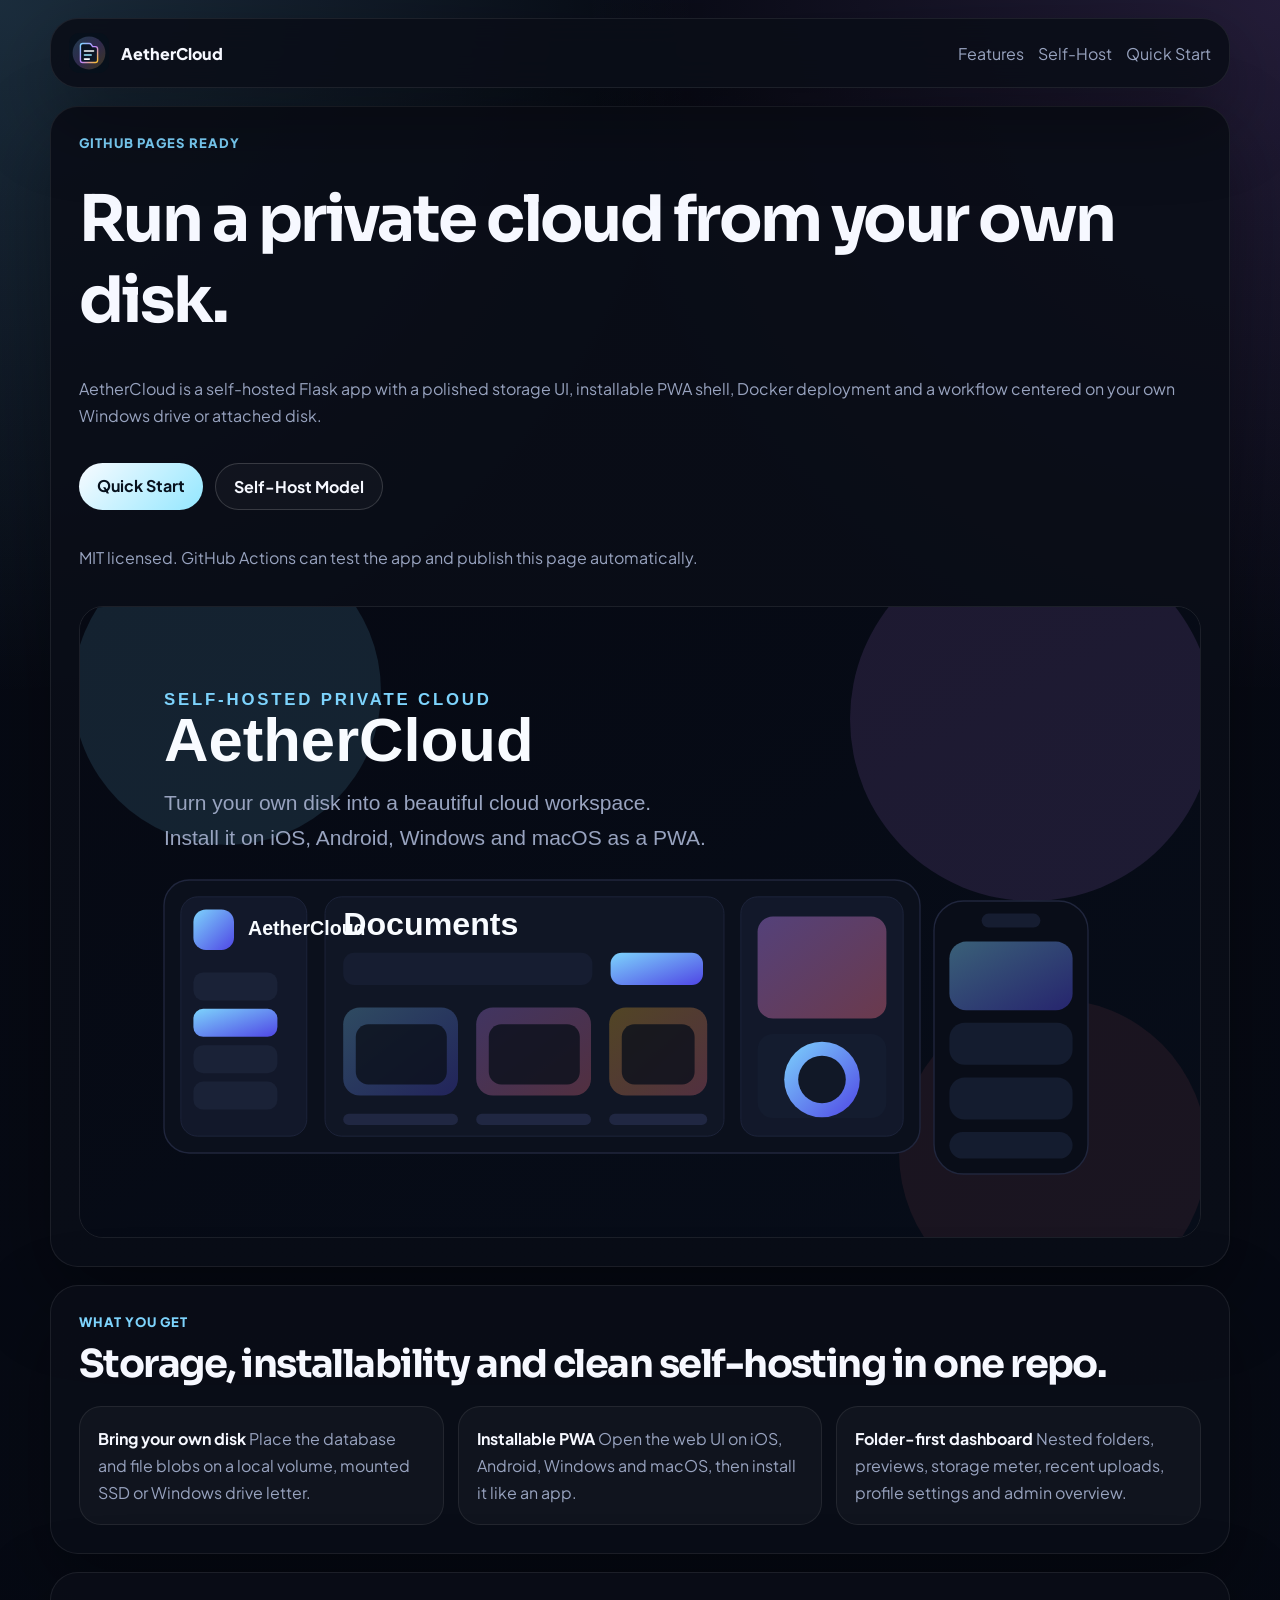
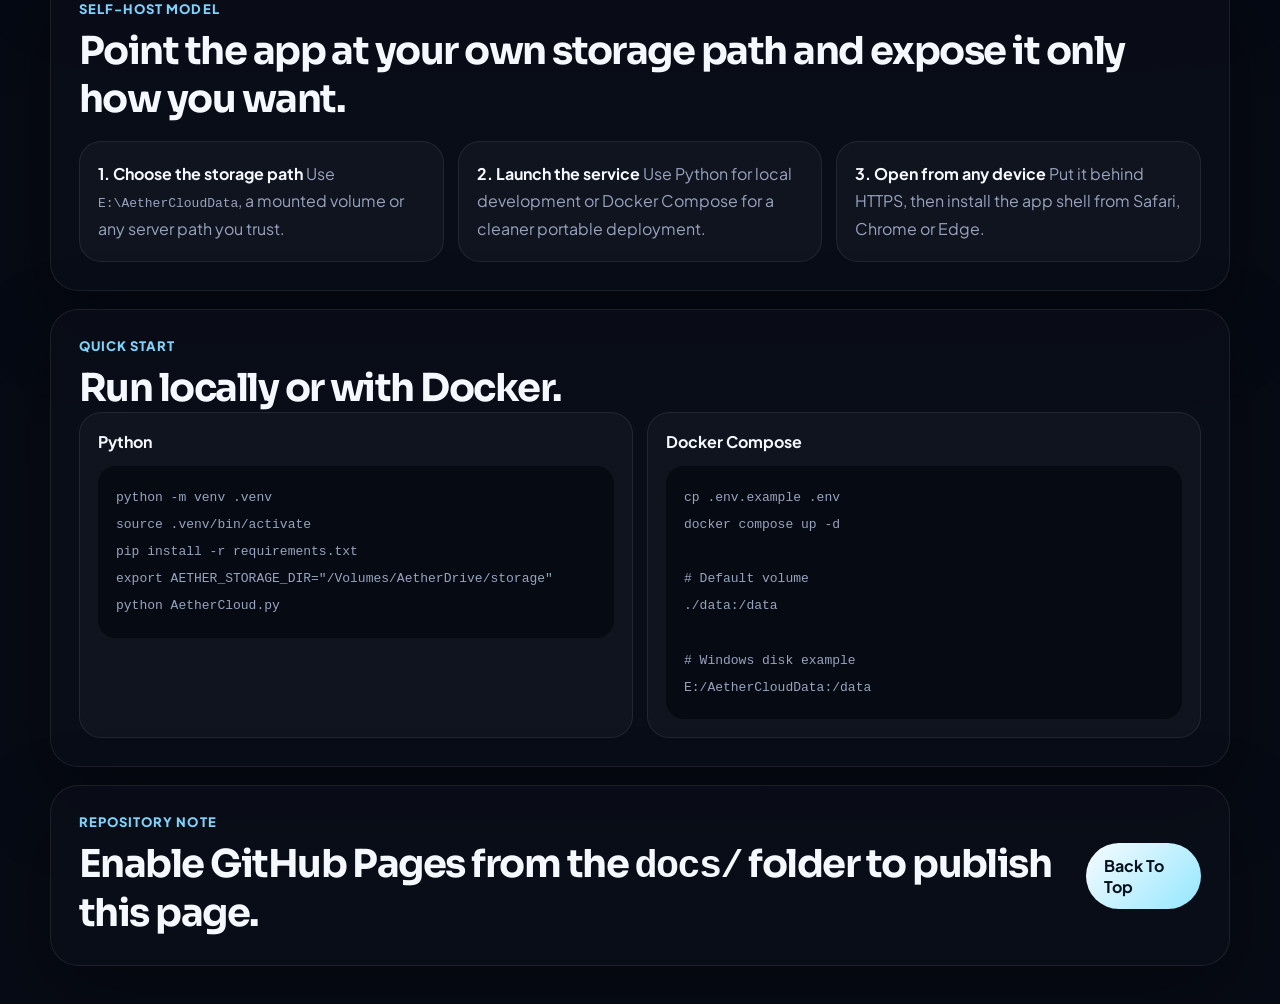
<file: docs/index.html>
<!DOCTYPE html>
<html lang="en">
<head>
    <meta charset="UTF-8">
    <meta name="viewport" content="width=device-width, initial-scale=1.0">
    <title>AetherCloud</title>
    <link rel="icon" href="./icon.svg" type="image/svg+xml">
    <link rel="stylesheet" href="./styles.css">
    <link rel="preconnect" href="https://fonts.googleapis.com">
    <link rel="preconnect" href="https://fonts.gstatic.com" crossorigin>
    <link href="https://fonts.googleapis.com/css2?family=Plus+Jakarta+Sans:wght@400;500;600;700;800&family=Sora:wght@600;700;800&display=swap" rel="stylesheet">
</head>
<body>
    <main class="page">
        <header class="topbar">
            <a class="brand" href="#top">
                <img src="./icon.svg" alt="AetherCloud">
                <span>AetherCloud</span>
            </a>
            <nav class="nav">
                <a href="#features">Features</a>
                <a href="#selfhost">Self-Host</a>
                <a href="#quickstart">Quick Start</a>
            </nav>
        </header>

        <section class="hero" id="top">
            <div class="eyebrow">GitHub Pages Ready</div>
            <h1>Run a private cloud from your own disk.</h1>
            <p>
                AetherCloud is a self-hosted Flask app with a polished storage UI,
                installable PWA shell, Docker deployment and a workflow centered on your own Windows drive or attached disk.
            </p>
            <div class="hero-actions">
                <a class="btn btn-primary" href="#quickstart">Quick Start</a>
                <a class="btn btn-ghost" href="#selfhost">Self-Host Model</a>
            </div>
            <p>MIT licensed. GitHub Actions can test the app and publish this page automatically.</p>
            <img class="preview" src="./preview.svg" alt="AetherCloud preview">
        </section>

        <section class="section" id="features">
            <div class="eyebrow">What You Get</div>
            <h2>Storage, installability and clean self-hosting in one repo.</h2>
            <div class="grid">
                <article class="card">
                    <strong>Bring your own disk</strong>
                    <span>Place the database and file blobs on a local volume, mounted SSD or Windows drive letter.</span>
                </article>
                <article class="card">
                    <strong>Installable PWA</strong>
                    <span>Open the web UI on iOS, Android, Windows and macOS, then install it like an app.</span>
                </article>
                <article class="card">
                    <strong>Folder-first dashboard</strong>
                    <span>Nested folders, previews, storage meter, recent uploads, profile settings and admin overview.</span>
                </article>
            </div>
        </section>

        <section class="section" id="selfhost">
            <div class="eyebrow">Self-Host Model</div>
            <h2>Point the app at your own storage path and expose it only how you want.</h2>
            <div class="grid">
                <article class="card">
                    <strong>1. Choose the storage path</strong>
                    <span>Use <code>E:\AetherCloudData</code>, a mounted volume or any server path you trust.</span>
                </article>
                <article class="card">
                    <strong>2. Launch the service</strong>
                    <span>Use Python for local development or Docker Compose for a cleaner portable deployment.</span>
                </article>
                <article class="card">
                    <strong>3. Open from any device</strong>
                    <span>Put it behind HTTPS, then install the app shell from Safari, Chrome or Edge.</span>
                </article>
            </div>
        </section>

        <section class="section" id="quickstart">
            <div class="eyebrow">Quick Start</div>
            <h2>Run locally or with Docker.</h2>
            <div class="code-grid">
                <article class="card">
                    <strong>Python</strong>
<pre><code>python -m venv .venv
source .venv/bin/activate
pip install -r requirements.txt
export AETHER_STORAGE_DIR="/Volumes/AetherDrive/storage"
python AetherCloud.py</code></pre>
                </article>
                <article class="card">
                    <strong>Docker Compose</strong>
<pre><code>cp .env.example .env
docker compose up -d

# Default volume
./data:/data

# Windows disk example
E:/AetherCloudData:/data</code></pre>
                </article>
            </div>
        </section>

        <section class="cta">
            <div>
                <div class="eyebrow">Repository Note</div>
                <h2>Enable GitHub Pages from the <code>docs/</code> folder to publish this page.</h2>
            </div>
            <a class="btn btn-primary" href="#top">Back To Top</a>
        </section>
    </main>
</body>
</html>
</file>
<file: docs/styles.css>
:root {
    --bg: #060913;
    --panel: rgba(10, 14, 24, 0.9);
    --line: rgba(255, 255, 255, 0.08);
    --line-strong: rgba(255, 255, 255, 0.16);
    --text: #f6f8ff;
    --muted: #98a3bf;
    --aqua: #7dd3fc;
    --violet: #c084fc;
    --amber: #fbbf24;
}

* {
    box-sizing: border-box;
}

body {
    margin: 0;
    min-height: 100vh;
    font-family: "Plus Jakarta Sans", -apple-system, BlinkMacSystemFont, "Segoe UI", sans-serif;
    color: var(--text);
    background:
        radial-gradient(circle at 0% 0%, rgba(125, 211, 252, 0.18), transparent 24%),
        radial-gradient(circle at 100% 0%, rgba(192, 132, 252, 0.16), transparent 24%),
        linear-gradient(180deg, #060913 0%, #070b15 100%);
}

a {
    color: inherit;
    text-decoration: none;
}

.page {
    width: min(1180px, calc(100% - 28px));
    margin: 18px auto 40px;
    display: grid;
    gap: 18px;
}

.topbar,
.hero,
.section,
.cta {
    border: 1px solid var(--line);
    border-radius: 28px;
    background: var(--panel);
    box-shadow: 0 30px 80px rgba(0, 0, 0, 0.35);
}

.topbar {
    padding: 14px 18px;
    display: flex;
    align-items: center;
    justify-content: space-between;
    gap: 12px;
    position: sticky;
    top: 18px;
    backdrop-filter: blur(18px);
}

.brand {
    display: inline-flex;
    align-items: center;
    gap: 12px;
    font-weight: 800;
}

.brand img {
    width: 40px;
    height: 40px;
}

.nav {
    display: flex;
    gap: 14px;
    flex-wrap: wrap;
    color: var(--muted);
}

.hero,
.section,
.cta {
    padding: 28px;
}

.hero {
    display: grid;
    gap: 18px;
}

.eyebrow {
    color: var(--aqua);
    text-transform: uppercase;
    letter-spacing: 0.08em;
    font-size: 13px;
    font-weight: 800;
}

h1,
h2 {
    margin: 10px 0 0;
    font-family: "Sora", -apple-system, BlinkMacSystemFont, "Segoe UI", sans-serif;
    letter-spacing: -0.04em;
}

h1 {
    font-size: clamp(2.8rem, 5vw, 4.8rem);
}

h2 {
    font-size: clamp(1.8rem, 3vw, 2.8rem);
}

p,
li,
.card span,
pre {
    color: var(--muted);
    line-height: 1.7;
}

.hero-actions {
    display: flex;
    gap: 12px;
    flex-wrap: wrap;
}

.btn {
    padding: 12px 18px;
    border-radius: 999px;
    font-weight: 700;
}

.btn-primary {
    color: #07111d;
    background: linear-gradient(135deg, #f8fbff, #93e7ff);
}

.btn-ghost {
    border: 1px solid var(--line-strong);
    background: rgba(255, 255, 255, 0.03);
}

.preview {
    width: 100%;
    border-radius: 24px;
    border: 1px solid var(--line);
    overflow: hidden;
}

.grid {
    display: grid;
    grid-template-columns: repeat(3, minmax(0, 1fr));
    gap: 14px;
    margin-top: 18px;
}

.card {
    padding: 18px;
    border-radius: 22px;
    border: 1px solid var(--line);
    background: rgba(255, 255, 255, 0.03);
}

.code-grid {
    display: grid;
    grid-template-columns: repeat(2, minmax(0, 1fr));
    gap: 14px;
}

pre {
    margin: 14px 0 0;
    padding: 18px;
    border-radius: 18px;
    background: rgba(6, 10, 18, 0.96);
    overflow: auto;
    font-family: "SFMono-Regular", Consolas, monospace;
}

.cta {
    display: flex;
    align-items: center;
    justify-content: space-between;
    gap: 16px;
}

@media (max-width: 900px) {
    .page {
        width: calc(100% - 18px);
    }

    .topbar,
    .hero,
    .section,
    .cta {
        padding: 20px;
        border-radius: 22px;
    }

    .topbar,
    .cta {
        flex-direction: column;
        align-items: flex-start;
    }

    .grid,
    .code-grid {
        grid-template-columns: 1fr;
    }
}
</file>
